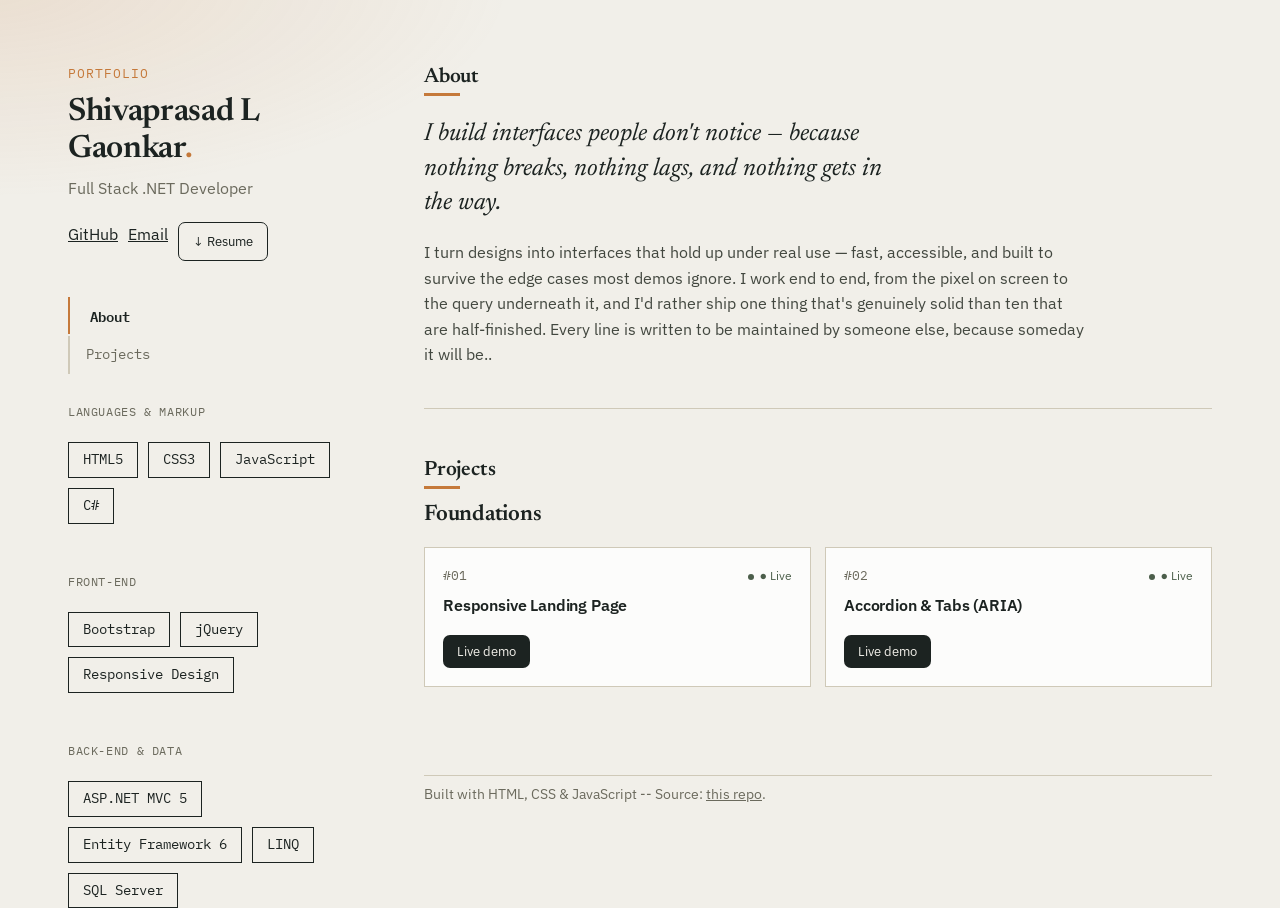
<file: Index.html>
<!DOCTYPE html>
<html lang="en">

<head>
    <meta charset="UTF-8">
    <meta name="viewport" content="width=device-width, initial-scale=1.0">
    <title>Shivaprasad L Gaonkar — Portfolio</title>
    <meta name="description"
        content="Front-end and .NET projects — HTML, CSS, Bootstrap, JavaScript, jQuery, ASP.NET MVC, EF6, SQL Server.">
    <link rel="preconnect" href="https://fonts.googleapis.com">
    <link
        href="https://fonts.googleapis.com/css2?family=Newsreader:ital,wght@0,500;0,600;1,400&family=IBM+Plex+Sans:wght@400;500;600&family=IBM+Plex+Mono:wght@400;500&display=swap"
        rel="stylesheet">
    <link rel="stylesheet" href="style.css">
</head>

<body>

    <div class="layout">
        <aside class="sidebar">
            <div class="eyebrow">Portfolio</div>
            <h1>Shivaprasad L Gaonkar<span class="dot">.</span></h1>
            <p class="role">Full Stack .NET Developer</p>


            <div class="badge-row">
                <a href="https://github.com/Shivaprasadlgaonkar" target="_blank" rel="noopener">GitHub</a>
                <a href="mailto:Shivaprasadlgaonkar@gmail.com">Email</a>
                <a class="btn secondary" href="./FULL_STACK_DOT_NET_DEVELOPER.pdf" download="Shivaprasad_L_Gaonkar_Resume.pdf">↓ Resume</a>
            </div>

            <nav class="side-nav" aria-label="Section navigation">
                <a href="#about" data-nav="about">About</a>
                <!-- <a href="#scores" data-nav="scores">Coding Profiles</a> -->
                <a href="#projects" data-nav="projects">Projects</a>
            </nav>

            <div class="skill-group">
                <div class="skill-label">Languages &amp; Markup</div>
                <div class="badge-row"><span class="badge">HTML5</span><span class="badge">CSS3</span><span
                        class="badge">JavaScript</span><span class="badge">C#</span></div>
            </div>
            <div class="skill-group">
                <div class="skill-label">Front-end</div>
                <div class="badge-row"><span class="badge">Bootstrap</span><span class="badge">jQuery</span><span
                        class="badge">Responsive Design</span></div>
            </div>
            <div class="skill-group">
                <div class="skill-label">Back-end &amp; Data</div>
                <div class="badge-row"><span class="badge">ASP.NET MVC 5</span><span class="badge">Entity Framework
                        6</span><span class="badge">LINQ</span><span class="badge">SQL Server</span></div>
            </div>
        </aside>

        <main class="content">
            <section id="about" aria-labelledby="about-h">
                <h2 id="about-h" class="section-title">About</h2>
                <p class="about-lead">I build interfaces people don't notice — because nothing breaks, nothing lags, and
                    nothing gets in the way.</p>
                <p class="about-body">I turn designs into interfaces that hold up under real use — fast, accessible, and
                    built to survive the edge cases most demos ignore. I work end to end, from the pixel on screen to
                    the query underneath it, and I'd rather ship one thing that's genuinely solid than ten that are
                    half-finished. Every line is written to be maintained by someone else, because someday it will be..
                </p>
            </section>

            <!-- <section id="scores" aria-labelledby="ranks-h">
                <h2 id="ranks-h" class="section-title">Competitive coding profiles</h2>
                <div class="rank-grid">
                    <div class="rank-card">
                        <div class="label">LeetCode</div>
                        <div class="value">—</div>
                        <div class="sub">username · rank/rating</div>
                    </div>
                    <div class="rank-card">
                        <div class="label">Codeforces</div>
                        <div class="value">—</div>
                        <div class="sub">username · rating</div>
                    </div>
                    <div class="rank-card">
                        <div class="label">CodeChef</div>
                        <div class="value">—</div>
                        <div class="sub">username · rating</div>
                    </div>
                    <div class="rank-card">
                        <div class="label">HackerRank</div>
                        <div class="value">—</div>
                        <div class="sub">username · badges</div>
                    </div>
                </div>
            </section> -->

            <section id="projects" aria-labelledby="projects-h">
                <h2 id="projects-h" class="section-title">Projects</h2>
                <div id="projectsRoot"></div>
            </section>

            <footer>
                Built with HTML, CSS &amp; JavaScript -- Source: <a
                    href="https://github.com/Shivaprasadlgaonkar/Shivaprasadlgaonkar.github.io" target="_blank"
                    rel="noopener">this repo</a>.
            </footer>
        </main>
    </div>

    <div class="modal-overlay" id="modalOverlay" role="dialog" aria-modal="true" aria-labelledby="modalTitle">
        <div class="modal-box">
            <div class="modal-head">
                <h3 id="modalTitle">Project</h3>
                <div class="modal-actions">
                    <a class="btn secondary" id="modalOpenTab" href="#" target="_blank" rel="noopener">Open in new
                        tab</a>
                    <button class="modal-close" id="modalClose" aria-label="Close preview">&times;</button>
                </div>
            </div>
            <iframe id="modalFrame" title="Live project preview" src="about:blank"></iframe>
        </div>
    </div>

    <script src="script.js"></script>
</body>

</html>
</file>
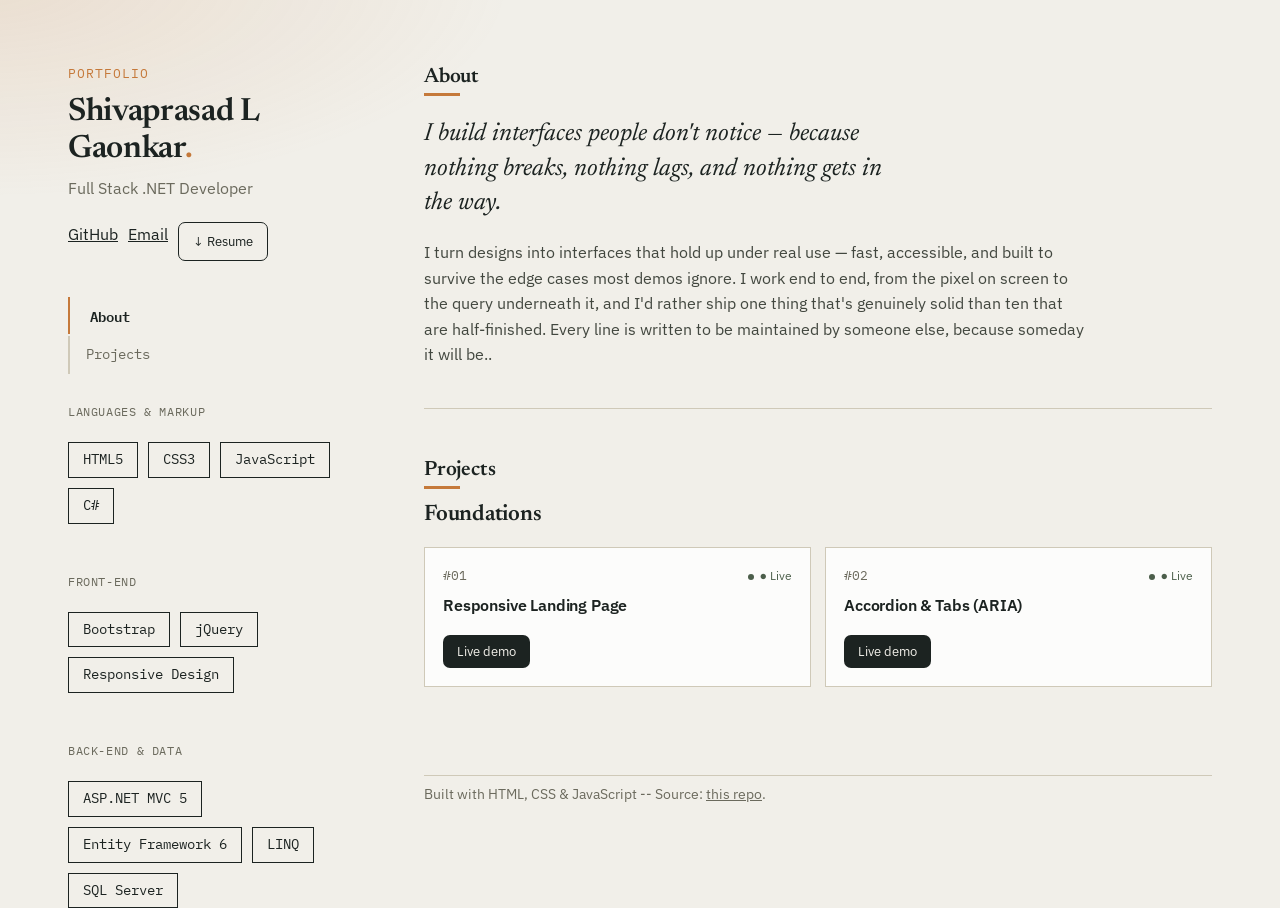
<file: index.html>
<!DOCTYPE html>
<html lang="en">

<head>
    <meta charset="UTF-8">
    <meta name="viewport" content="width=device-width, initial-scale=1.0">
    <title>Shivaprasad L Gaonkar — Portfolio</title>
    <meta name="description"
        content="Front-end and .NET projects — HTML, CSS, Bootstrap, JavaScript, jQuery, ASP.NET MVC, EF6, SQL Server.">
    <link rel="preconnect" href="https://fonts.googleapis.com">
    <link
        href="https://fonts.googleapis.com/css2?family=Newsreader:ital,wght@0,500;0,600;1,400&family=IBM+Plex+Sans:wght@400;500;600&family=IBM+Plex+Mono:wght@400;500&display=swap"
        rel="stylesheet">
    <link rel="stylesheet" href="style.css">
</head>

<body>

    <div class="layout">
        <aside class="sidebar">
            <div class="eyebrow">Portfolio</div>
            <h1>Shivaprasad L Gaonkar<span class="dot">.</span></h1>
            <p class="role">Full Stack .NET Developer</p>


            <div class="badge-row">
                <a href="https://github.com/Shivaprasadlgaonkar" target="_blank" rel="noopener">GitHub</a>
                <a href="mailto:Shivaprasadlgaonkar@gmail.com">Email</a>
                <a class="btn secondary" href="./FULL_STACK_DOT_NET_DEVELOPER.pdf" download="Shivaprasad_L_Gaonkar_Resume.pdf">↓ Resume</a>
            </div>

            <nav class="side-nav" aria-label="Section navigation">
                <a href="#about" data-nav="about">About</a>
                <!-- <a href="#scores" data-nav="scores">Coding Profiles</a> -->
                <a href="#projects" data-nav="projects">Projects</a>
            </nav>

            <div class="skill-group">
                <div class="skill-label">Languages &amp; Markup</div>
                <div class="badge-row"><span class="badge">HTML5</span><span class="badge">CSS3</span><span
                        class="badge">JavaScript</span><span class="badge">C#</span></div>
            </div>
            <div class="skill-group">
                <div class="skill-label">Front-end</div>
                <div class="badge-row"><span class="badge">Bootstrap</span><span class="badge">jQuery</span><span
                        class="badge">Responsive Design</span></div>
            </div>
            <div class="skill-group">
                <div class="skill-label">Back-end &amp; Data</div>
                <div class="badge-row"><span class="badge">ASP.NET MVC 5</span><span class="badge">Entity Framework
                        6</span><span class="badge">LINQ</span><span class="badge">SQL Server</span></div>
            </div>
        </aside>

        <main class="content">
            <section id="about" aria-labelledby="about-h">
                <h2 id="about-h" class="section-title">About</h2>
                <p class="about-lead">I build interfaces people don't notice — because nothing breaks, nothing lags, and
                    nothing gets in the way.</p>
                <p class="about-body">I turn designs into interfaces that hold up under real use — fast, accessible, and
                    built to survive the edge cases most demos ignore. I work end to end, from the pixel on screen to
                    the query underneath it, and I'd rather ship one thing that's genuinely solid than ten that are
                    half-finished. Every line is written to be maintained by someone else, because someday it will be..
                </p>
            </section>

            <!-- <section id="scores" aria-labelledby="ranks-h">
                <h2 id="ranks-h" class="section-title">Competitive coding profiles</h2>
                <div class="rank-grid">
                    <div class="rank-card">
                        <div class="label">LeetCode</div>
                        <div class="value">—</div>
                        <div class="sub">username · rank/rating</div>
                    </div>
                    <div class="rank-card">
                        <div class="label">Codeforces</div>
                        <div class="value">—</div>
                        <div class="sub">username · rating</div>
                    </div>
                    <div class="rank-card">
                        <div class="label">CodeChef</div>
                        <div class="value">—</div>
                        <div class="sub">username · rating</div>
                    </div>
                    <div class="rank-card">
                        <div class="label">HackerRank</div>
                        <div class="value">—</div>
                        <div class="sub">username · badges</div>
                    </div>
                </div>
            </section> -->

            <section id="projects" aria-labelledby="projects-h">
                <h2 id="projects-h" class="section-title">Projects</h2>
                <div id="projectsRoot"></div>
            </section>

            <footer>
                Built with HTML, CSS &amp; JavaScript -- Source: <a
                    href="https://github.com/Shivaprasadlgaonkar/Shivaprasadlgaonkar.github.io" target="_blank"
                    rel="noopener">this repo</a>.
            </footer>
        </main>
    </div>

    <div class="modal-overlay" id="modalOverlay" role="dialog" aria-modal="true" aria-labelledby="modalTitle">
        <div class="modal-box">
            <div class="modal-head">
                <h3 id="modalTitle">Project</h3>
                <div class="modal-actions">
                    <a class="btn secondary" id="modalOpenTab" href="#" target="_blank" rel="noopener">Open in new
                        tab</a>
                    <button class="modal-close" id="modalClose" aria-label="Close preview">&times;</button>
                </div>
            </div>
            <iframe id="modalFrame" title="Live project preview" src="about:blank"></iframe>
        </div>
    </div>

    <script src="script.js"></script>
</body>

</html>
</file>
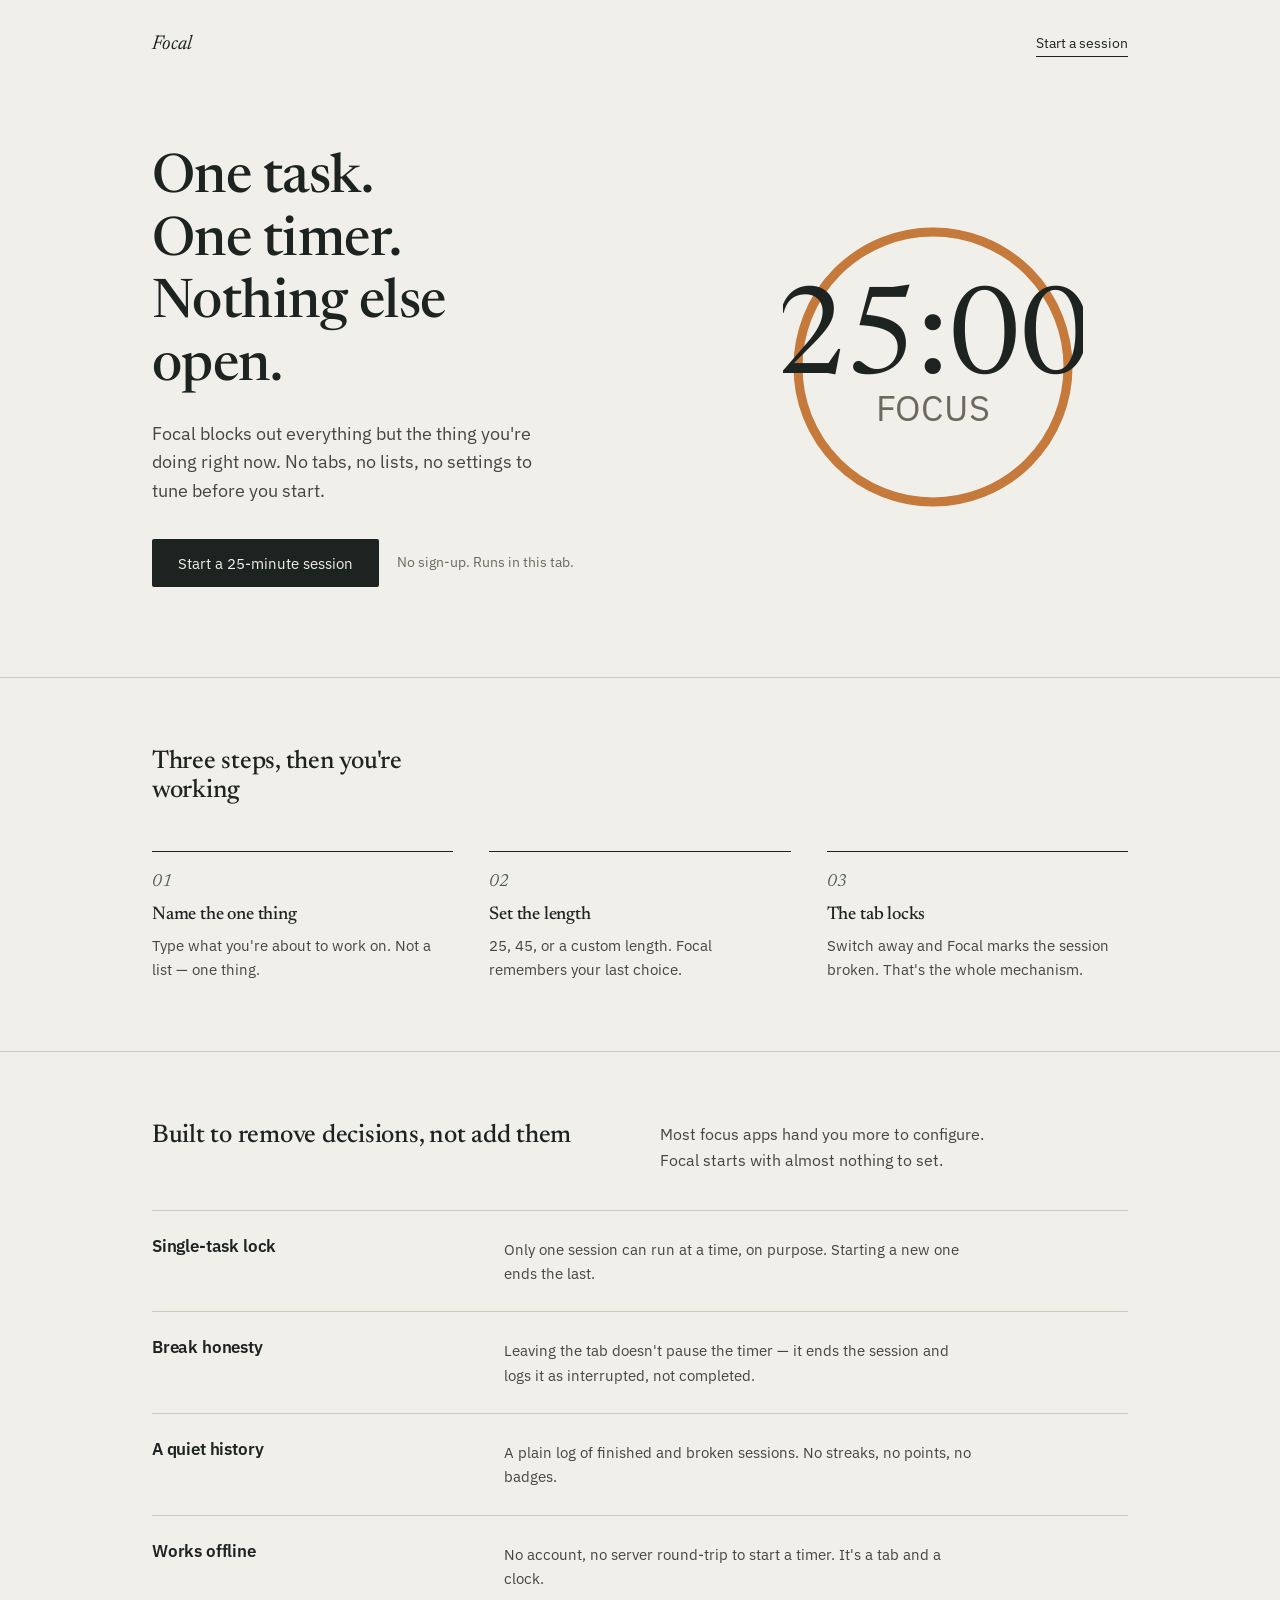
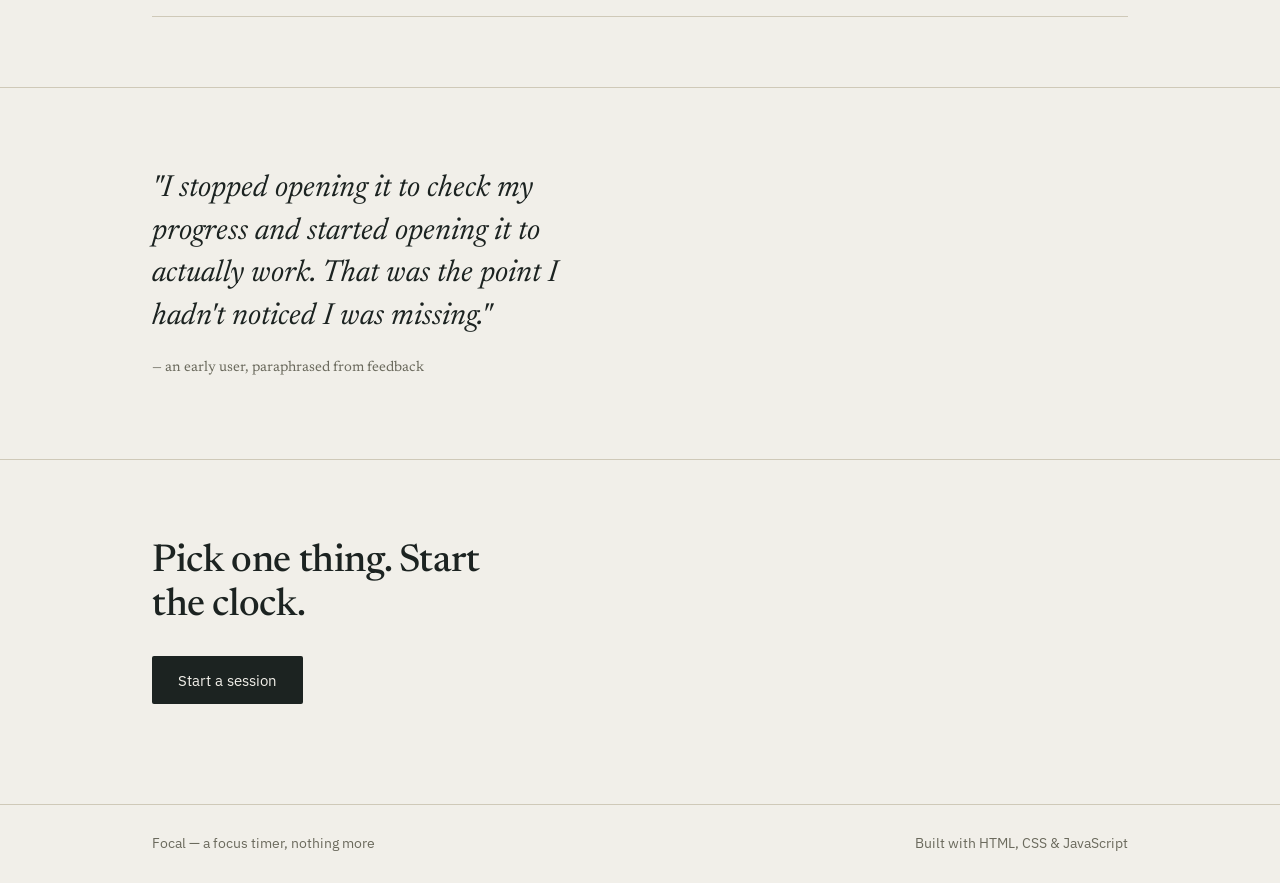
<file: 1-FocaL-A-timer/index.html>
<!DOCTYPE html>
<html lang="en">

<head>
    <meta charset="UTF-8">
    <meta name="viewport" content="width=device-width, initial-scale=1.0">
    <title>Focal — A timer for one thing at a time</title>
    <meta name="description" content="Focal is a distraction-free focus timer. One task, one timer, no tabs.">
    <link rel="preconnect" href="https://fonts.googleapis.com">
    <link rel="preconnect" href="https://fonts.gstatic.com" crossorigin>
    <link
        href="https://fonts.googleapis.com/css2?family=Newsreader:ital,wght@0,400;0,500;1,400&family=IBM+Plex+Sans:wght@400;500;600&display=swap"
        rel="stylesheet">

    <link rel="stylesheet" href="style.css">
</head>

<body>

    <nav class="wrap">
        <div class="logo">Focal</div>
        <a class="nav-cta" href="#start">Start a session</a>
    </nav>

    <section class="hero">
        <div class="wrap">
            <div>
                <h1>One task.<br>One timer.<br>Nothing else open.</h1>
                <p class="lede">Focal blocks out everything but the thing you're doing right now. No tabs, no lists, no
                    settings to tune before you start.</p>
                <div class="cta-row">
                    <button class="btn-primary" id="startBtn" type="button">Start a 25-minute session</button>
                    <span class="hint" id="statusHint">No sign-up. Runs in this tab.</span>
                </div>
            </div>
            <div class="timer-visual" aria-hidden="true">
                <svg viewBox="0 0 100 100">
                    <circle class="timer-ring-bg" cx="50" cy="50" r="45"></circle>
                    <circle class="timer-ring" id="ringEl" cx="50" cy="50" r="45"></circle>
                    <text x="50" y="52" text-anchor="middle" class="timer-label" id="timeLabel">25:00</text>
                    <text x="50" y="68" text-anchor="middle" class="timer-sub">FOCUS</text>
                </svg>
            </div>
        </div>
    </section>

    <section class="steps">
        <div class="wrap">
            <h2>Three steps, then you're working</h2>
            <div class="step-list">
                <div class="step">
                    <div class="num">01</div>
                    <h3>Name the one thing</h3>
                    <p>Type what you're about to work on. Not a list — one thing.</p>
                </div>
                <div class="step">
                    <div class="num">02</div>
                    <h3>Set the length</h3>
                    <p>25, 45, or a custom length. Focal remembers your last choice.</p>
                </div>
                <div class="step">
                    <div class="num">03</div>
                    <h3>The tab locks</h3>
                    <p>Switch away and Focal marks the session broken. That's the whole mechanism.</p>
                </div>
            </div>
        </div>
    </section>

    <section class="features">
        <div class="wrap">
            <div class="features-head">
                <h2>Built to remove decisions, not add them</h2>
                <p>Most focus apps hand you more to configure. Focal starts with almost nothing to set.</p>
            </div>

            <div class="feature-row">
                <h3>Single-task lock</h3>
                <p>Only one session can run at a time, on purpose. Starting a new one ends the last.</p>
            </div>
            <div class="feature-row">
                <h3>Break honesty</h3>
                <p>Leaving the tab doesn't pause the timer — it ends the session and logs it as interrupted, not
                    completed.</p>
            </div>
            <div class="feature-row">
                <h3>A quiet history</h3>
                <p>A plain log of finished and broken sessions. No streaks, no points, no badges.</p>
            </div>
            <div class="feature-row">
                <h3>Works offline</h3>
                <p>No account, no server round-trip to start a timer. It's a tab and a clock.</p>
            </div>
        </div>
    </section>

    <section class="quote">
        <div class="wrap">
            <blockquote>
                "I stopped opening it to check my progress and started opening it to actually work. That was the point I
                hadn't noticed I was missing."
                <cite>— an early user, paraphrased from feedback</cite>
            </blockquote>
        </div>
    </section>

    <section class="closing" id="start">
        <div class="wrap">
            <h2>Pick one thing. Start the clock.</h2>
            <div class="cta-row">
                <button class="btn-primary" id="startBtn2" type="button">Start a session</button>
            </div>
        </div>
    </section>

    <footer>
        <div class="wrap">
            <span>Focal — a focus timer, nothing more</span>
            <span>Built with HTML, CSS &amp; JavaScript</span>
        </div>
    </footer>

    <script src="script.js"></script>
</body>

</html>
</file>
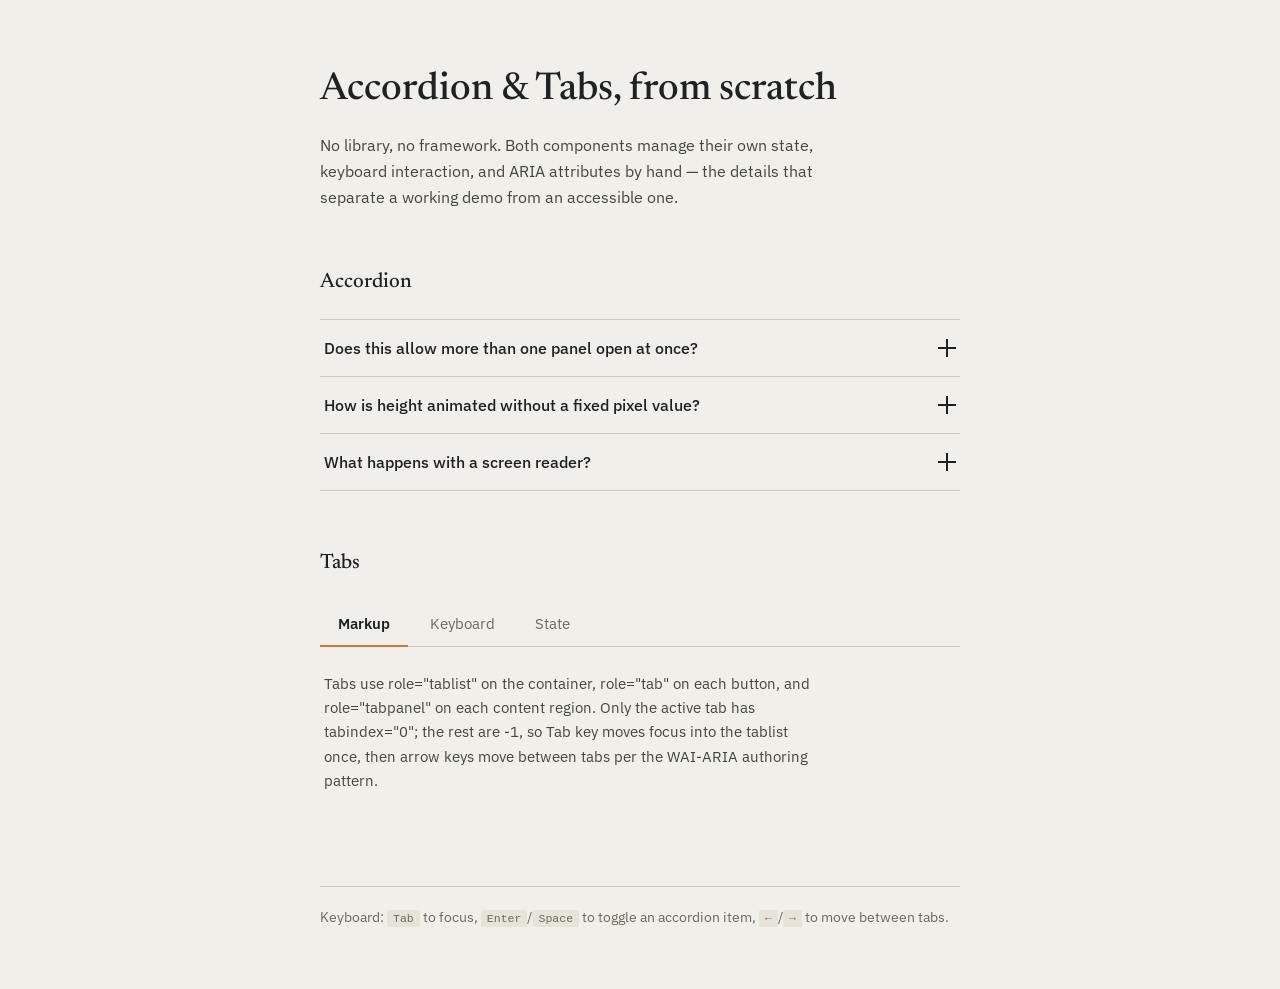
<file: 2-Accordion-Tabs/index.html>
<!DOCTYPE html>
<html lang="en">

<head>
    <meta charset="UTF-8">
    <meta name="viewport" content="width=device-width, initial-scale=1.0">
    <title>Accordion &amp; Tabs — built from scratch, no library</title>
    <link rel="preconnect" href="https://fonts.googleapis.com">
    <link
        href="https://fonts.googleapis.com/css2?family=Newsreader:ital,wght@0,500;1,400&family=IBM+Plex+Sans:wght@400;500;600&display=swap"
        rel="stylesheet">

    <link rel="stylesheet" href="style.css">

</head>

<body>
    <div class="wrap">
        <h1>Accordion &amp; Tabs, from scratch</h1>
        <p class="lede">No library, no framework. Both components manage their own state, keyboard interaction, and ARIA
            attributes by hand — the details that separate a working demo from an accessible one.</p>

        <h2>Accordion</h2>
        <div class="accordion" id="accordion"></div>

        <h2>Tabs</h2>
        <div id="tabsRoot"></div>

        <footer>Keyboard: <code>Tab</code> to focus, <code>Enter</code>/<code>Space</code> to toggle an accordion item,
            <code>←</code>/<code>→</code> to move between tabs.
        </footer>
    </div>

    <script src="script.js"></script>
</body>

</html>
</file>
<file: style.css>
:root {
  --ink: #1C2321;
  --paper: #F1EFE9;
  --paper-dim: #E7E3D9;
  --line: #CFC9B8;
  --moss: #4B5E4A;
  --amber: #C5793A;
  --muted: #6b6a5d;
}

* {
  box-sizing: border-box;
  margin: 0;
  padding: 0;
}

body {
  background: var(--paper);
  color: var(--ink);
  font-family: 'IBM Plex Sans', sans-serif;
  line-height: 1.6;
  overflow-x: hidden;
}

h1,
h2,
h3 {
  font-family: 'Newsreader', serif;
  font-weight: 600;
  line-height: 1.15;
  letter-spacing: -0.01em;
}

a {
  color: inherit;
}

.wrap {
  max-width: 1080px;
  margin: 0 auto;
  padding: 0 28px;
}

/* TWO-COLUMN LAYOUT */
.layout {
  max-width: 1200px;
  margin: 0 auto;
  padding: 0 28px;
  display: grid;
  grid-template-columns: 300px 1fr;
  gap: 56px;
  align-items: start;
}

.sidebar {
  position: sticky;
  top: 24px;
  padding-top: 64px;
  padding-bottom: 40px;
  max-height: calc(100vh - 24px);
  display: flex;
  flex-direction: column;
}

.sidebar::before {
  content: '';
  position: absolute;
  top: -20px;
  left: -30%;
  width: 180%;
  height: 220px;
  background: radial-gradient(ellipse at top left, rgba(197, 121, 58, 0.14), transparent 70%);
  pointer-events: none;
  z-index: -1;
}

.sidebar .eyebrow {
  font-family: 'IBM Plex Mono', monospace;
  font-size: 0.8rem;
  color: var(--amber);
  letter-spacing: 0.08em;
  text-transform: uppercase;
}

.sidebar h1 {
  font-size: clamp(1.6rem, 3vw, 2rem);
  margin-top: 10px;
}

.sidebar h1 .dot {
  color: var(--amber);
}

.sidebar p.role {
  margin-top: 8px;
  font-size: 1rem;
  color: var(--muted);
}

.side-nav {
  display: flex;
  flex-direction: column;
  gap: 2px;
  margin-top: 36px;
}

.side-nav a {
  font-family: 'IBM Plex Mono', monospace;
  font-size: 0.85rem;
  color: var(--muted);
  text-decoration: none;
  padding: 8px 0 8px 16px;
  border-left: 2px solid var(--line);
  transition: color 0.2s ease, border-color 0.2s ease, padding-left 0.2s ease;
}

.side-nav a:hover {
  color: var(--ink);
  border-color: var(--muted);
}

.side-nav a.active {
  color: var(--ink);
  font-weight: 600;
  border-color: var(--amber);
  padding-left: 20px;
}

.sidebar .skill-group {
  margin-top: 28px;
}

.sidebar .links {
  margin-top: 36px;
  flex-direction: column;
  align-items: flex-start;
  gap: 12px;
}

.content {
  padding-top: 64px;
  min-width: 0;
}

.content section {
  padding-bottom: 40px;
  margin-bottom: 48px;
  border-bottom: 1px solid var(--line);
  opacity: 0;
  transform: translateY(14px);
  animation: rise 0.6s ease forwards;
}

.content section:last-of-type {
  border-bottom: none;
}

@keyframes rise {
  to {
    opacity: 1;
    transform: translateY(0);
  }
}

@media (prefers-reduced-motion:reduce) {
  .content section {
    animation: none;
    opacity: 1;
    transform: none;
  }
}

.content footer {
  font-size: 0.85rem;
  color: var(--muted);
  padding-top: 8px;
}

@media (max-width:900px) {
  .layout {
    grid-template-columns: 1fr;
    gap: 0;
  }

  .sidebar {
    position: static;
    max-height: none;
    padding-top: 48px;
  }

  .sidebar .links {
    margin-top: 24px;
  }

  .content {
    padding-top: 40px;
  }
}

.links {
  margin-top: 26px;
  display: flex;
  gap: 16px;
  flex-wrap: wrap;
  font-size: 0.92rem;
  align-items: center;
}

.links a {
  border-bottom: 1px solid var(--ink);
  padding-bottom: 2px;
  text-decoration: none;
  transition: color 0.2s ease, border-color 0.2s ease;
}

.links a:hover {
  color: var(--amber);
  border-color: var(--amber);
}

.resume-btn {
  border: 1px solid var(--ink) !important;
  background: var(--ink);
  color: var(--paper) !important;
  padding: 9px 18px;
  font-family: 'IBM Plex Mono', monospace;
  font-size: 0.85rem;
  transition: background 0.2s ease, transform 0.15s ease, color 0.2s ease;
}

.resume-btn:hover {
  background: var(--amber);
  border-color: var(--amber) !important;
  transform: translateY(-2px);
  color: var(--paper) !important;
}

/* SECTION TITLES */
.section-title {
  font-size: 1.3rem;
  margin-bottom: 20px;
  position: relative;
  display: inline-block;
}

.section-title::after {
  content: '';
  position: absolute;
  left: 0;
  bottom: -6px;
  width: 36px;
  height: 3px;
  background: var(--amber);
}

/* ABOUT */
.about-lead {
  font-family: 'Newsreader', serif;
  font-style: italic;
  font-size: clamp(1.2rem, 2.6vw, 1.55rem);
  max-width: 34ch;
  margin-top: 8px;
  line-height: 1.4;
}

.about-body {
  margin-top: 18px;
  color: #42473f;
  max-width: 66ch;
  font-size: 1rem;
}

/* SKILLS grouped */
.skill-group {
  margin-bottom: 20px;
}

.skill-group:last-child {
  margin-bottom: 0;
}

.skill-label {
  font-family: 'IBM Plex Mono', monospace;
  font-size: 0.78rem;
  text-transform: uppercase;
  letter-spacing: 0.05em;
  color: var(--muted);
  margin-bottom: 10px;
}

/* RANK CARDS (placeholder) */
.rank-grid {
  display: grid;
  grid-template-columns: repeat(auto-fit, minmax(190px, 1fr));
  gap: 16px;
}

.rank-card {
  border: 1px solid var(--line);
  padding: 18px;
  background: var(--paper-dim);
  transition: transform 0.2s ease, box-shadow 0.2s ease, border-color 0.2s ease;
}

.rank-card:hover {
  transform: translateY(-3px);
  box-shadow: 0 8px 20px -8px rgba(28, 35, 33, 0.25);
  border-color: var(--amber);
}

.rank-card .label {
  font-size: 0.78rem;
  text-transform: uppercase;
  letter-spacing: 0.05em;
  color: var(--muted);
}

.rank-card .value {
  font-family: 'Newsreader', serif;
  font-size: 1.5rem;
  margin-top: 6px;
}

.rank-card .sub {
  font-size: 0.82rem;
  color: var(--muted);
  margin-top: 4px;
}

/* TECH BADGES */
.badge-row {
  display: flex;
  flex-wrap: wrap;
  gap: 10px;
  margin-top: 20px;
}

.badge {
  border: 1px solid var(--ink);
  padding: 6px 14px;
  font-size: 0.85rem;
  font-family: 'IBM Plex Mono', monospace;
  transition: background 0.2s ease, color 0.2s ease, transform 0.15s ease;
  cursor: default;
}

.badge:hover {
  background: var(--ink);
  color: var(--paper);
  transform: translateY(-2px);
}

/* PROJECTS */
.tier-title {
  font-size: 1.4rem;
  margin: 44px 0 18px;
}

.tier-title:first-child {
  margin-top: 0;
}

.project-grid {
  display: grid;
  grid-template-columns: repeat(auto-fill, minmax(260px, 1fr));
  gap: 14px;
}

.card {
  border: 1px solid var(--line);
  padding: 18px;
  display: flex;
  flex-direction: column;
  gap: 10px;
  background: #fffc;
  transition: transform 0.2s ease, box-shadow 0.2s ease, border-color 0.2s ease;
}

.card:hover {
  transform: translateY(-4px);
  box-shadow: 0 14px 28px -12px rgba(28, 35, 33, 0.28);
  border-color: var(--amber);
}

.card .top {
  display: flex;
  justify-content: space-between;
  align-items: flex-start;
  gap: 8px;
}

.card .num {
  font-family: 'IBM Plex Mono', monospace;
  font-size: 0.8rem;
  color: var(--muted);
}

.card h3 {
  font-size: 1rem;
  font-family: 'IBM Plex Sans', sans-serif;
  font-weight: 600;
}

.tags {
  display: flex;
  gap: 6px;
  flex-wrap: wrap;
}

.tag {
  font-size: 0.7rem;
  font-family: 'IBM Plex Mono', monospace;
  border: 1px solid var(--moss);
  color: var(--moss);
  padding: 1px 6px;
}

.status {
  font-size: 0.78rem;
}

.status.live {
  color: var(--moss);
}

.status.live::before {
  content: '';
  display: inline-block;
  width: 6px;
  height: 6px;
  border-radius: 50%;
  background: var(--moss);
  margin-right: 5px;
  animation: pulse 1.8s infinite;
}

@keyframes pulse {

  0%,
  100% {
    opacity: 1;
  }

  50% {
    opacity: 0.35;
  }
}

.card-actions {
  margin-top: auto;
  display: flex;
  gap: 10px;
}

.btn {
  font-family: inherit;
  font-size: 0.82rem;
  border: none;
  cursor: pointer;
  padding: 8px 14px;
  background: var(--ink);
  color: var(--paper);
  text-decoration: none;
  border-radius: 7px;
  display: inline-block;
  transition: background 0.2s ease, transform 0.15s ease;
}

.btn:hover {
  background: var(--amber);
  transform: translateY(-1px);
}

.btn.secondary {
  background: none;
  border: 1px solid var(--ink);
  color: var(--ink);
}

.btn.secondary:hover {
  background: var(--ink);
  color: var(--paper);
}

/* MODAL */
.modal-overlay {
  position: fixed;
  inset: 0;
  background: rgba(28, 35, 33, 0.85);
  display: none;
  align-items: center;
  justify-content: center;
  z-index: 100;
  padding: 20px;
}

.modal-overlay.open {
  display: flex;
}

.modal-box {
  background: var(--paper);
  width: 100%;
  max-width: 960px;
  height: 82vh;
  display: flex;
  flex-direction: column;
  border: 1px solid var(--ink);
}

.modal-head {
  display: flex;
  justify-content: space-between;
  align-items: center;
  padding: 12px 16px;
  border-bottom: 1px solid var(--line);
}

.modal-head h3 {
  font-size: 1rem;
  font-family: 'IBM Plex Sans', sans-serif;
  font-weight: 600;
}

.modal-actions {
  display: flex;
  gap: 10px;
  align-items: center;
}

.modal-close {
  background: none;
  border: none;
  font-size: 1.3rem;
  cursor: pointer;
  line-height: 1;
  color: var(--ink);
}

.modal-close:focus-visible,
.btn:focus-visible {
  outline: 2px solid var(--amber);
  outline-offset: 2px;
}

.modal-box iframe {
  flex: 1;
  border: none;
  width: 100%;
}

footer {
  padding: 36px 0;
  border-top: 1px solid var(--line);
  font-size: 0.85rem;
  color: var(--muted);
}
</file>
<file: 1-FocaL-A-timer/style.css>
:root {
    --ink: #1C2321;
    --paper: #F1EFE9;
    --paper-dim: #E7E3D9;
    --line: #CFC9B8;
    --moss: #4B5E4A;
    --amber: #C5793A;
    --max: 720px;
}

* {
    box-sizing: border-box;
    margin: 0;
    padding: 0;
}

html {
    scroll-behavior: smooth;
}

body {
    background: var(--paper);
    color: var(--ink);
    font-family: 'IBM Plex Sans', sans-serif;
    line-height: 1.6;
    -webkit-font-smoothing: antialiased;
}

h1,
h2,
h3 {
    font-family: 'Newsreader', serif;
    font-weight: 500;
    line-height: 1.15;
    letter-spacing: -0.01em;
}

a {
    color: inherit;
}

.wrap {
    max-width: 1040px;
    margin: 0 auto;
    padding: 0 32px;
}

@media (max-width:640px) {
    .wrap {
        padding: 0 20px;
    }
}

/* NAV */
nav.wrap {
    display: flex;
    justify-content: space-between;
    align-items: center;
    padding-top: 28px;
    padding-bottom: 28px;
}

.logo {
    font-family: 'Newsreader', serif;
    font-size: 1.25rem;
    font-style: italic;
}

.nav-cta {
    font-size: 0.9rem;
    text-decoration: none;
    border-bottom: 1px solid var(--ink);
    padding-bottom: 2px;
}

/* HERO */
.hero {
    padding: 60px 0 90px;
}

.hero .wrap {
    display: grid;
    grid-template-columns: 1.15fr 0.85fr;
    gap: 56px;
    align-items: center;
}

@media (max-width:820px) {
    .hero .wrap {
        grid-template-columns: 1fr;
        gap: 40px;
    }
}

.hero h1 {
    font-size: clamp(2.2rem, 5vw, 3.4rem);
    max-width: 11ch;
}

.hero p.lede {
    margin-top: 22px;
    font-size: 1.1rem;
    max-width: 38ch;
    color: #42473f;
}

.hero .cta-row {
    margin-top: 34px;
    display: flex;
    gap: 18px;
    align-items: center;
    flex-wrap: wrap;
}

.btn-primary {
    background: var(--ink);
    color: var(--paper);
    border: none;
    padding: 14px 26px;
    font-size: 0.95rem;
    font-family: inherit;
    cursor: pointer;
    border-radius: 2px;
}

.btn-primary:hover {
    background: var(--moss);
}

.btn-primary:focus-visible {
    outline: 2px solid var(--amber);
    outline-offset: 3px;
}

.hint {
    font-size: 0.85rem;
    color: #6b6a5d;
}

/* TIMER VISUAL */
.timer-visual {
    aspect-ratio: 1;
    max-width: 320px;
    margin: 0 auto;
    position: relative;
    display: flex;
    align-items: center;
    justify-content: center;
}

.timer-visual svg {
    width: 100%;
    height: 100%;
}

.timer-ring-bg {
    fill: none;
    stroke: var(--paper-dim);
    stroke-width: 3;
}

.timer-ring {
    fill: none;
    stroke: var(--amber);
    stroke-width: 3;
    stroke-linecap: round;
    stroke-dasharray: 283;
    stroke-dashoffset: 70;
    transform: rotate(-90deg);
    transform-origin: 50% 50%;
}

.timer-label {
    font-family: 'Newsreader', serif;
    font-size: 2.6rem;
    fill: var(--ink);
}

.timer-sub {
    font-family: 'IBM Plex Sans', sans-serif;
    font-size: 0.75rem;
    fill: #6b6a5d;
    letter-spacing: 0.02em;
}

/* HOW IT WORKS — numbered because it IS a sequence */
.steps {
    padding: 70px 0;
    border-top: 1px solid var(--line);
}

.steps h2 {
    font-size: 1.6rem;
    margin-bottom: 44px;
    max-width: 20ch;
}

.step-list {
    display: grid;
    grid-template-columns: repeat(3, 1fr);
    gap: 36px;
}

@media (max-width:760px) {
    .step-list {
        grid-template-columns: 1fr;
        gap: 32px;
    }
}

.step {
    border-top: 1px solid var(--ink);
    padding-top: 16px;
}

.step .num {
    font-family: 'Newsreader', serif;
    font-style: italic;
    font-size: 1.1rem;
    color: var(--moss);
}

.step h3 {
    font-size: 1.15rem;
    margin-top: 8px;
    font-weight: 500;
}

.step p {
    margin-top: 8px;
    font-size: 0.95rem;
    color: #42473f;
}

/* FEATURES — divided list, not cards */
.features {
    padding: 70px 0;
    border-top: 1px solid var(--line);
}

.features-head {
    display: grid;
    grid-template-columns: 1fr 1fr;
    gap: 40px;
    margin-bottom: 36px;
}

@media (max-width:760px) {
    .features-head {
        grid-template-columns: 1fr;
    }
}

.features-head h2 {
    font-size: 1.6rem;
}

.features-head p {
    color: #42473f;
    align-self: end;
    max-width: 36ch;
}

.feature-row {
    display: grid;
    grid-template-columns: 1fr 2fr;
    gap: 40px;
    padding: 26px 0;
    border-top: 1px solid var(--line);
}

.feature-row:last-child {
    border-bottom: 1px solid var(--line);
}

@media (max-width:640px) {
    .feature-row {
        grid-template-columns: 1fr;
        gap: 8px;
    }
}

.feature-row h3 {
    font-size: 1.05rem;
    font-weight: 600;
    font-family: 'IBM Plex Sans', sans-serif;
}

.feature-row p {
    color: #42473f;
    font-size: 0.95rem;
    max-width: 52ch;
}

/* QUOTE */
.quote {
    padding: 80px 0;
    border-top: 1px solid var(--line);
}

.quote blockquote {
    font-family: 'Newsreader', serif;
    font-style: italic;
    font-size: clamp(1.4rem, 3vw, 1.9rem);
    max-width: 26ch;
    line-height: 1.4;
}

.quote cite {
    display: block;
    margin-top: 20px;
    font-style: normal;
    font-size: 0.9rem;
    color: #6b6a5d;
}

/* CLOSING CTA */
.closing {
    padding: 80px 0 100px;
    border-top: 1px solid var(--line);
    text-align: left;
}

.closing h2 {
    font-size: clamp(1.8rem, 4vw, 2.4rem);
    max-width: 16ch;
}

.closing .cta-row {
    margin-top: 28px;
}

footer {
    border-top: 1px solid var(--line);
    padding: 28px 0;
}

footer .wrap {
    display: flex;
    justify-content: space-between;
    font-size: 0.85rem;
    color: #6b6a5d;
    flex-wrap: wrap;
    gap: 12px;
}

@media (prefers-reduced-motion: reduce) {
    html {
        scroll-behavior: auto;
    }

    .timer-ring {
        transition: none;
    }
}
</file>
<file: 2-Accordion-Tabs/style.css>
:root {
    --ink: #1C2321;
    --paper: #F1EFE9;
    --paper-dim: #E7E3D9;
    --line: #CFC9B8;
    --moss: #4B5E4A;
    --amber: #C5793A;
}

* {
    box-sizing: border-box;
    margin: 0;
    padding: 0;
}

body {
    background: var(--paper);
    color: var(--ink);
    font-family: 'IBM Plex Sans', sans-serif;
    line-height: 1.6;
    padding: 60px 24px;
}

h1 {
    font-family: 'Newsreader', serif;
    font-weight: 500;
    font-size: clamp(1.8rem, 4vw, 2.4rem);
}

h2 {
    font-family: 'Newsreader', serif;
    font-weight: 500;
    font-size: 1.3rem;
    margin: 56px 0 20px;
}

.wrap {
    max-width: 640px;
    margin: 0 auto;
}

p.lede {
    color: #42473f;
    margin-top: 12px;
    max-width: 52ch;
}

/* ACCORDION */
.accordion {
    border-top: 1px solid var(--line);
}

.acc-item {
    border-bottom: 1px solid var(--line);
}

.acc-trigger {
    width: 100%;
    text-align: left;
    background: none;
    border: none;
    font-family: inherit;
    font-size: 1rem;
    font-weight: 500;
    color: var(--ink);
    padding: 18px 4px;
    cursor: pointer;
    display: flex;
    justify-content: space-between;
    align-items: center;
    gap: 16px;
}

.acc-trigger:focus-visible {
    outline: 2px solid var(--amber);
    outline-offset: 2px;
}

.acc-icon {
    flex-shrink: 0;
    width: 18px;
    height: 18px;
    position: relative;
}

.acc-icon::before,
.acc-icon::after {
    content: '';
    position: absolute;
    background: var(--ink);
    transition: transform 0.2s ease;
}

.acc-icon::before {
    width: 100%;
    height: 2px;
    top: 8px;
    left: 0;
}

.acc-icon::after {
    width: 2px;
    height: 100%;
    left: 8px;
    top: 0;
}

.acc-trigger[aria-expanded="true"] .acc-icon::after {
    transform: rotate(90deg);
}

.acc-panel {
    max-height: 0;
    overflow: hidden;
    transition: max-height 0.25s ease;
}

.acc-panel-inner {
    padding: 0 4px 18px;
    color: #42473f;
    font-size: 0.95rem;
    max-width: 56ch;
}

/* TABS */
.tablist {
    display: flex;
    gap: 4px;
    border-bottom: 1px solid var(--line);
}

.tab-btn {
    background: none;
    border: none;
    font-family: inherit;
    font-size: 0.95rem;
    color: #6b6a5d;
    padding: 12px 18px;
    cursor: pointer;
    border-bottom: 2px solid transparent;
    margin-bottom: -1px;
}

.tab-btn[aria-selected="true"] {
    color: var(--ink);
    font-weight: 600;
    border-bottom-color: var(--amber);
}

.tab-btn:focus-visible {
    outline: 2px solid var(--amber);
    outline-offset: 2px;
}

.tab-panel {
    padding: 24px 4px;
    color: #42473f;
    font-size: 0.95rem;
    max-width: 56ch;
}

.tab-panel[hidden] {
    display: none;
}

code {
    background: var(--paper-dim);
    padding: 2px 6px;
    border-radius: 2px;
    font-size: 0.85em;
}

footer {
    max-width: 640px;
    margin: 70px auto 0;
    border-top: 1px solid var(--line);
    padding-top: 20px;
    font-size: 0.85rem;
    color: #6b6a5d;
}
</file>
